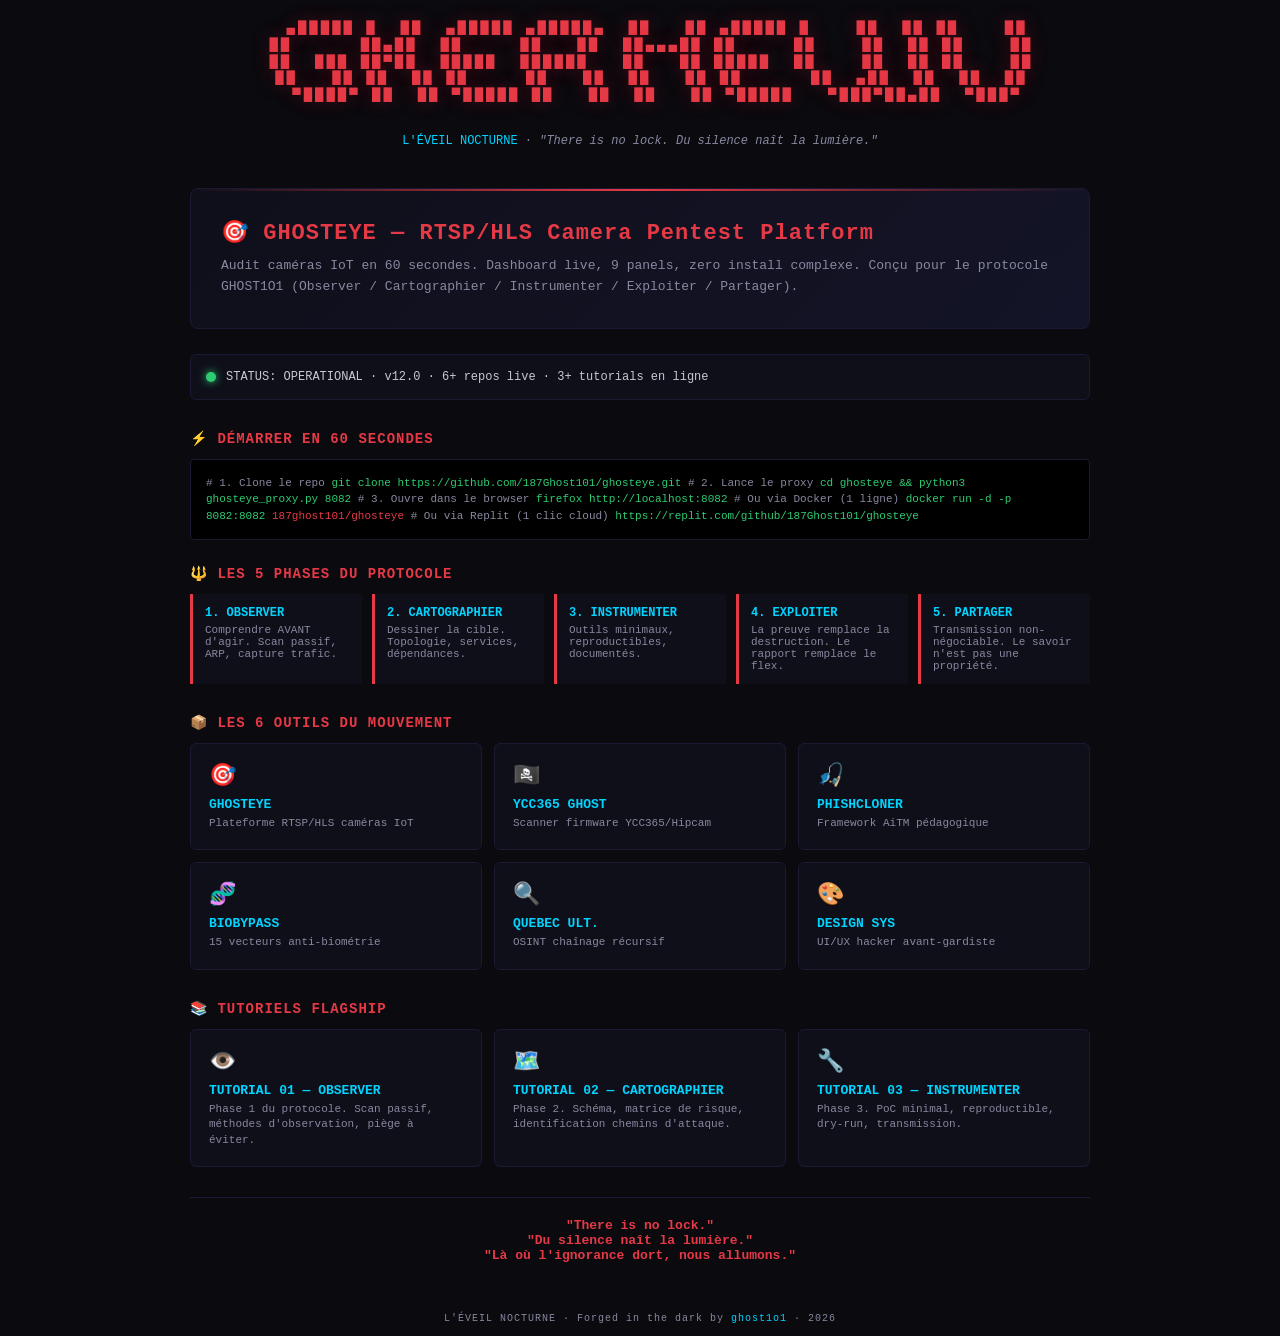
<file: index.html>
<!DOCTYPE html>
<html lang="en">
<head>
<meta charset="UTF-8">
<meta name="viewport" content="width=device-width, initial-scale=1.0">
<title>GHOSTEYE — L'ÉVEIL NOCTURNE · ghost1o1</title>
<style>
:root{--bg:#0a0a0f;--bg2:#0f0f1a;--bg3:#141428;--border:#1a1a35;--accent:#e63946;--green:#2ecc71;--cyan:#00d4ff;--text:#c8c8d0;--text2:#8888a0;--font:'JetBrains Mono','Fira Code','Consolas',monospace}
*{margin:0;padding:0;box-sizing:border-box}
body{background:var(--bg);color:var(--text);font-family:var(--font);min-height:100vh;display:flex;align-items:center;justify-content:center;padding:20px}
.frame{max-width:900px;width:100%}
.logo{text-align:center;color:var(--accent);font-size:14px;letter-spacing:3px;line-height:1.2;margin-bottom:30px;text-shadow:0 0 20px rgba(230,57,70,0.3);white-space:pre}
.tagline{text-align:center;font-style:italic;color:var(--text2);margin-bottom:40px;font-size:12px}
.tagline em{color:var(--cyan);font-style:normal}
.hero{background:linear-gradient(135deg,var(--bg2) 0%,var(--bg3) 100%);border:1px solid var(--border);border-radius:8px;padding:30px;margin-bottom:25px;position:relative;overflow:hidden}
.hero::before{content:"";position:absolute;top:0;left:0;right:0;height:2px;background:linear-gradient(90deg,transparent,var(--accent),transparent)}
.hero h1{font-size:22px;color:var(--accent);margin-bottom:10px;letter-spacing:1px}
.hero p{color:var(--text2);font-size:13px;line-height:1.6}
.actions{display:grid;grid-template-columns:repeat(auto-fit,minmax(220px,1fr));gap:12px;margin-bottom:30px}
.action{background:var(--bg2);border:1px solid var(--border);border-radius:6px;padding:18px;text-decoration:none;color:inherit;transition:all .2s;display:block}
.action:hover{border-color:var(--accent);transform:translateY(-2px);box-shadow:0 8px 20px rgba(230,57,70,0.15)}
.action .ico{font-size:22px;margin-bottom:8px}
.action .ttl{color:var(--cyan);font-size:13px;font-weight:bold;margin-bottom:4px}
.action .desc{color:var(--text2);font-size:11px;line-height:1.4}
.status{background:var(--bg2);border:1px solid var(--border);border-radius:6px;padding:15px;display:flex;align-items:center;gap:10px;margin-bottom:30px}
.status .dot{width:10px;height:10px;border-radius:50%;background:var(--green);box-shadow:0 0 8px var(--green);animation:pulse 1.5s infinite}
@keyframes pulse{0%,100%{opacity:1}50%{opacity:.4}}
.status .txt{font-size:12px;color:var(--text)}
.code{background:#000;border:1px solid var(--border);border-radius:4px;padding:15px;font-size:11px;color:var(--green);overflow-x:auto;margin-top:10px;line-height:1.5}
.code .comment{color:var(--text2)}
.code .accent{color:var(--accent)}
.features{display:grid;grid-template-columns:repeat(auto-fit,minmax(160px,1fr));gap:10px;margin-bottom:30px}
.feat{background:var(--bg2);border-left:3px solid var(--accent);padding:12px;font-size:11px}
.feat .ttl{color:var(--cyan);font-weight:bold;margin-bottom:4px;font-size:12px}
.feat .desc{color:var(--text2)}
.quote{text-align:center;padding:20px;font-style:italic;color:var(--text2);font-size:13px;border-top:1px solid var(--border);margin-top:20px}
.quote em{color:var(--accent);font-style:normal;font-weight:bold}
footer{text-align:center;margin-top:30px;color:var(--text2);font-size:10px;letter-spacing:1px}
footer a{color:var(--cyan);text-decoration:none}
footer a:hover{text-decoration:underline}
</style>
</head>
<body>
<div class="frame">

<pre class="logo">
   ▄█████ █  ██  ▄█████ ▄█████▄  ██   ██ ▄█████ █    ██  ██ ██    ██
  ██      ██▄██  ██     ██   ██  ██▄▄▄██ ██     ██    ██  ██ ██    ██
  ██  ███ ██▀██  █████  ██████   ██   ██ █████  ██    ██  ██ ██    ██
  ██   ██ ██  ██ ██     ██   ██  ██   ██ ██      ██  ▄██  ██  ██  ██
   ▀████▀ ██  ██ ▀█████ ██   ██  ██   ██ ▀█████   ▀███▀██▄██  ▀███▀
</pre>

<div class="tagline">
<em>L'ÉVEIL NOCTURNE</em> · "There is no lock. Du silence naît la lumière."
</div>

<div class="hero">
<h1>🎯 GHOSTEYE — RTSP/HLS Camera Pentest Platform</h1>
<p>Audit caméras IoT en 60 secondes. Dashboard live, 9 panels, zero install complexe. Conçu pour le protocole GHOST1O1 (Observer / Cartographier / Instrumenter / Exploiter / Partager).</p>
</div>

<div class="status">
<div class="dot"></div>
<div class="txt">STATUS: OPERATIONAL · v12.0 · 6+ repos live · 3+ tutorials en ligne</div>
</div>

<h2 style="color:var(--accent);font-size:14px;letter-spacing:1px;margin-bottom:12px">⚡ DÉMARRER EN 60 SECONDES</h2>

<div class="code"><span class="comment"># 1. Clone le repo</span>
git clone https://github.com/187Ghost101/ghosteye.git
<span class="comment"># 2. Lance le proxy</span>
cd ghosteye && python3 ghosteye_proxy.py 8082
<span class="comment"># 3. Ouvre dans le browser</span>
firefox http://localhost:8082

<span class="comment"># Ou via Docker (1 ligne)</span>
docker run -d -p 8082:8082 <span class="accent">187ghost101/ghosteye</span>

<span class="comment"># Ou via Replit (1 clic cloud)</span>
https://replit.com/github/187Ghost101/ghosteye</div>

<h2 style="color:var(--accent);font-size:14px;letter-spacing:1px;margin:25px 0 12px">🔱 LES 5 PHASES DU PROTOCOLE</h2>

<div class="features">
<div class="feat"><div class="ttl">1. OBSERVER</div><div class="desc">Comprendre AVANT d'agir. Scan passif, ARP, capture trafic.</div></div>
<div class="feat"><div class="ttl">2. CARTOGRAPHIER</div><div class="desc">Dessiner la cible. Topologie, services, dépendances.</div></div>
<div class="feat"><div class="ttl">3. INSTRUMENTER</div><div class="desc">Outils minimaux, reproductibles, documentés.</div></div>
<div class="feat"><div class="ttl">4. EXPLOITER</div><div class="desc">La preuve remplace la destruction. Le rapport remplace le flex.</div></div>
<div class="feat"><div class="ttl">5. PARTAGER</div><div class="desc">Transmission non-négociable. Le savoir n'est pas une propriété.</div></div>
</div>

<h2 style="color:var(--accent);font-size:14px;letter-spacing:1px;margin:25px 0 12px">📦 LES 6 OUTILS DU MOUVEMENT</h2>

<div class="actions">
<a class="action" href="https://github.com/187Ghost101/ghosteye"><div class="ico">🎯</div><div class="ttl">GHOSTEYE</div><div class="desc">Plateforme RTSP/HLS caméras IoT</div></a>
<a class="action" href="https://github.com/187Ghost101/ycc365-ghost"><div class="ico">🏴‍☠️</div><div class="ttl">YCC365 GHOST</div><div class="desc">Scanner firmware YCC365/Hipcam</div></a>
<a class="action" href="https://github.com/187Ghost101/phishcloner-ultimate"><div class="ico">🎣</div><div class="ttl">PHISHCLONER</div><div class="desc">Framework AiTM pédagogique</div></a>
<a class="action" href="https://github.com/187Ghost101/biobypass"><div class="ico">🧬</div><div class="ttl">BIOBYPASS</div><div class="desc">15 vecteurs anti-biométrie</div></a>
<a class="action" href="https://github.com/187Ghost101/quebec-ultimate"><div class="ico">🔍</div><div class="ttl">QUEBEC ULT.</div><div class="desc">OSINT chaînage récursif</div></a>
<a class="action" href="https://github.com/187Ghost101/ghost1o1-design"><div class="ico">🎨</div><div class="ttl">DESIGN SYS</div><div class="desc">UI/UX hacker avant-gardiste</div></a>
</div>

<h2 style="color:var(--accent);font-size:14px;letter-spacing:1px;margin:25px 0 12px">📚 TUTORIELS FLAGSHIP</h2>

<div class="actions">
<a class="action" href="https://github.com/187Ghost101/ghost1o1/blob/main/tutorials/TUTORIAL_01_OBSERVER.md"><div class="ico">👁️</div><div class="ttl">TUTORIAL 01 — OBSERVER</div><div class="desc">Phase 1 du protocole. Scan passif, méthodes d'observation, piège à éviter.</div></a>
<a class="action" href="https://github.com/187Ghost101/ghost1o1/blob/main/tutorials/TUTORIAL_02_CARTOGRAPHIER.md"><div class="ico">🗺️</div><div class="ttl">TUTORIAL 02 — CARTOGRAPHIER</div><div class="desc">Phase 2. Schéma, matrice de risque, identification chemins d'attaque.</div></a>
<a class="action" href="https://github.com/187Ghost101/ghost1o1/blob/main/tutorials/TUTORIAL_03_INSTRUMENTER.md"><div class="ico">🔧</div><div class="ttl">TUTORIAL 03 — INSTRUMENTER</div><div class="desc">Phase 3. PoC minimal, reproductible, dry-run, transmission.</div></a>
</div>

<div class="quote">
<em>"There is no lock."</em><br>
<em>"Du silence naît la lumière."</em><br>
<em>"Là où l'ignorance dort, nous allumons."</em>
</div>

<footer>
L'ÉVEIL NOCTURNE · Forged in the dark by <a href="https://github.com/187Ghost101">ghost1o1</a> · 2026
</footer>

</div>
</body>
</html>
</file>
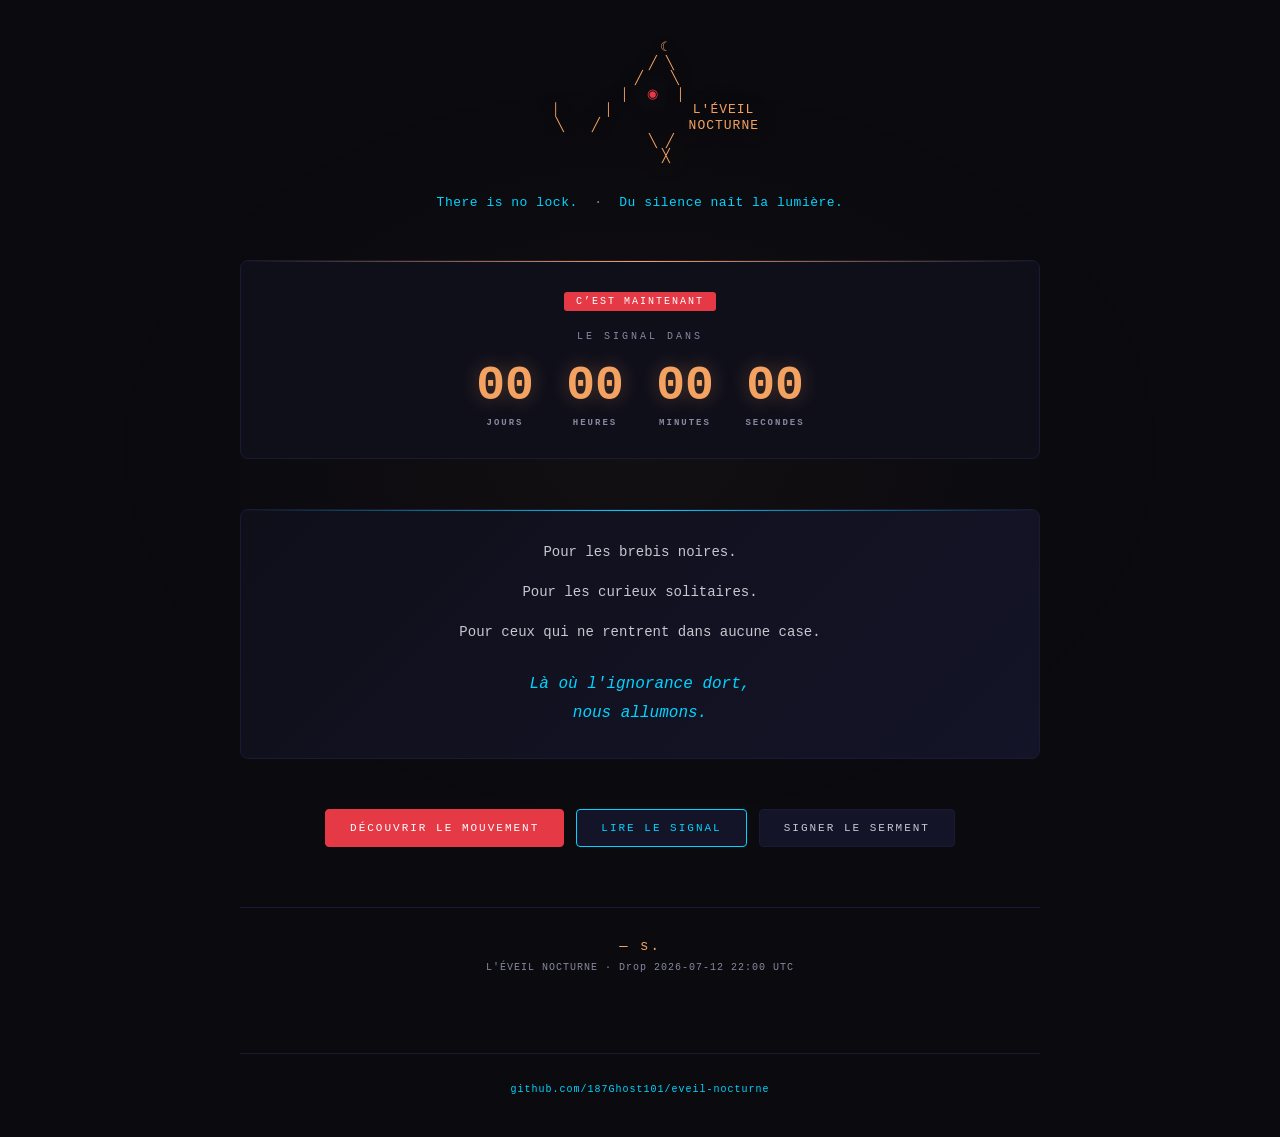
<file: landing_T7.html>
<!DOCTYPE html>
<html lang="fr">
<head>
<meta charset="UTF-8">
<meta name="viewport" content="width=device-width, initial-scale=1.0">
<meta name="description" content="L'ÉVEIL NOCTURNE — Un mouvement open-source. 6 outils, 1 méthodologie, 0 paywall. Drop officiel 2026-07-12 22:00 UTC.">
<meta property="og:title" content="L'ÉVEIL NOCTURNE — Le signal approche">
<meta property="og:description" content="Un mouvement. 6 outils open-source. 0 paywall. Le 12 juillet 2026 à 22:00 UTC.">
<title>L'ÉVEIL NOCTURNE — Le Signal approche</title>
<style>
:root{--bg:#0a0a0f;--bg2:#0f0f1a;--bg3:#141428;--border:#1a1a35;--accent:#e63946;--gold:#f4a261;--cyan:#00d4ff;--green:#2ecc71;--lunar:#e8e8f0;--text:#c8c8d0;--text2:#8888a0;--font:'JetBrains Mono','Fira Code','Consolas',monospace}
*{margin:0;padding:0;box-sizing:border-box}
html,body{background:var(--bg);color:var(--lunar);font-family:var(--font);min-height:100vh;overflow-x:hidden}
body{display:flex;flex-direction:column;align-items:center;justify-content:center;padding:40px 20px;position:relative}
body::before{content:"";position:fixed;top:0;left:0;right:0;bottom:0;background:radial-gradient(ellipse at center,rgba(244,162,97,0.04) 0%,transparent 60%);pointer-events:none;z-index:0}
.frame{max-width:800px;width:100%;position:relative;z-index:1;text-align:center}
.sigil{font-size:13px;line-height:1.2;color:var(--gold);text-shadow:0 0 30px rgba(244,162,97,0.4);margin-bottom:30px;opacity:0;animation:fadeIn 3s ease-in 0.5s forwards;white-space:pre;letter-spacing:1px}
.sigil .eye{color:var(--accent);animation:pulse 4s ease-in-out infinite}
.tagline{font-style:italic;color:var(--text2);font-size:13px;margin-bottom:50px;opacity:0;animation:fadeIn 2s ease-in 2s forwards;letter-spacing:0.5px}
.tagline em{color:var(--cyan);font-style:normal}
.countdown{background:var(--bg2);border:1px solid var(--border);border-radius:8px;padding:30px 20px;margin:30px 0;position:relative;overflow:hidden;opacity:0;animation:fadeIn 2s ease-in 2.5s forwards}
.countdown::before{content:"";position:absolute;top:0;left:0;right:0;height:1px;background:linear-gradient(90deg,transparent,var(--gold),transparent)}
.countdown-j{display:inline-block;background:var(--accent);color:#fff;padding:4px 12px;border-radius:3px;font-size:10px;letter-spacing:2px;margin-bottom:20px}
.countdown-label{font-size:10px;text-transform:uppercase;letter-spacing:3px;color:var(--text2);margin-bottom:20px}
.countdown-time{display:flex;justify-content:center;gap:20px;font-size:32px;font-weight:bold;color:var(--lunar);flex-wrap:wrap}
.countdown-unit{display:flex;flex-direction:column;align-items:center;min-width:70px}
.countdown-num{font-size:48px;color:var(--gold);text-shadow:0 0 20px rgba(244,162,97,0.3);font-variant-numeric:tabular-nums;line-height:1}
.countdown-suffix{font-size:9px;text-transform:uppercase;letter-spacing:2px;color:var(--text2);margin-top:8px}
.message{margin:50px 0;padding:30px;background:linear-gradient(135deg,var(--bg2) 0%,var(--bg3) 100%);border:1px solid var(--border);border-radius:8px;position:relative;opacity:0;animation:fadeIn 2s ease-in 3.5s forwards}
.message::before{content:"";position:absolute;top:0;left:0;right:0;height:1px;background:linear-gradient(90deg,transparent,var(--cyan),transparent)}
.message p{font-size:14px;line-height:1.8;color:var(--text);margin-bottom:15px}
.message p:last-child{margin-bottom:0}
.message .quote{font-style:italic;color:var(--cyan);text-align:center;margin-top:25px;font-size:16px}
.actions{margin-top:30px;display:flex;gap:12px;justify-content:center;flex-wrap:wrap;opacity:0;animation:fadeIn 2s ease-in 4s forwards}
.btn{display:inline-block;background:var(--bg3);border:1px solid var(--border);color:var(--text);padding:12px 24px;text-decoration:none;font-family:var(--font);font-size:11px;text-transform:uppercase;letter-spacing:2px;border-radius:4px;transition:all 0.2s;cursor:pointer}
.btn:hover{border-color:var(--accent);background:#1a1a3a}
.btn.accent{background:var(--accent);border-color:var(--accent);color:#fff}
.btn.accent:hover{background:#c0392b;transform:translateY(-1px)}
.btn.cyan{border-color:var(--cyan);color:var(--cyan)}
.btn.cyan:hover{background:rgba(0,212,255,0.1)}
.signature{margin-top:60px;padding-top:30px;border-top:1px solid var(--border);opacity:0;animation:fadeIn 2s ease-in 4.5s forwards}
.signature .name{font-size:14px;color:var(--gold);letter-spacing:2px;margin-bottom:8px}
.signature .meta{font-size:10px;color:var(--text2);letter-spacing:1px}
.footer{margin-top:80px;padding-top:30px;border-top:1px solid var(--border);font-size:10px;color:var(--text2);letter-spacing:1px;opacity:0;animation:fadeIn 2s ease-in 5.5s forwards}
.footer a{color:var(--cyan);text-decoration:none}
.footer a:hover{text-decoration:underline}
@keyframes fadeIn{from{opacity:0;transform:translateY(10px)}to{opacity:1;transform:translateY(0)}}
@keyframes pulse{0%,100%{opacity:1}50%{opacity:0.4}}
@media(max-width:600px){.sigil{font-size:10px}.countdown-time{gap:10px}.countdown-num{font-size:32px}.countdown-unit{min-width:50px}}
</style>
</head>
<body>
<div class="frame">

<pre class="sigil">
      ☾
     ╱ ╲
    ╱   ╲
   │  <span class="eye">◉</span>  │
   │     │         L'ÉVEIL
    ╲   ╱          NOCTURNE
     ╲ ╱
      ╳
</pre>

<div class="tagline">
<em>There is no lock.</em> &nbsp;·&nbsp; <em>Du silence naît la lumière.</em>
</div>

<div class="countdown">
  <div class="countdown-j" id="jLabel">T-7 JOURS</div>
  <div class="countdown-label">Le signal dans</div>
  <div class="countdown-time">
    <div class="countdown-unit">
      <span class="countdown-num" id="days">07</span>
      <span class="countdown-suffix">Jours</span>
    </div>
    <div class="countdown-unit">
      <span class="countdown-num" id="hours">00</span>
      <span class="countdown-suffix">Heures</span>
    </div>
    <div class="countdown-unit">
      <span class="countdown-num" id="minutes">00</span>
      <span class="countdown-suffix">Minutes</span>
    </div>
    <div class="countdown-unit">
      <span class="countdown-num" id="seconds">00</span>
      <span class="countdown-suffix">Secondes</span>
    </div>
  </div>
</div>

<div class="message">
  <p>Pour les brebis noires.</p>
  <p>Pour les curieux solitaires.</p>
  <p>Pour ceux qui ne rentrent dans aucune case.</p>
  <p class="quote">Là où l'ignorance dort,<br>nous allumons.</p>
</div>

<div class="actions">
  <a href="https://github.com/187Ghost101/eveil-nocturne" class="btn accent">Découvrir le mouvement</a>
  <a href="https://github.com/187Ghost101/ghost1o1/blob/main/SIGNAL.md" class="btn cyan">Lire le signal</a>
  <a href="https://github.com/187Ghost101/ghost1o1/discussions" class="btn">Signer le serment</a>
</div>

<div class="signature">
  <div class="name">— s.</div>
  <div class="meta">L'ÉVEIL NOCTURNE · Drop 2026-07-12 22:00 UTC</div>
</div>

<div class="footer">
  <a href="https://github.com/187Ghost101/eveil-nocturne">github.com/187Ghost101/eveil-nocturne</a>
</div>

</div>

<script>
// Date du drop officiel
const TARGET = new Date('2026-07-12T22:00:00Z').getTime();

function updateCountdown() {
  const now = Date.now();
  const diff = TARGET - now;

  if (diff <= 0) {
    document.getElementById('days').textContent = '00';
    document.getElementById('hours').textContent = '00';
    document.getElementById('minutes').textContent = '00';
    document.getElementById('seconds').textContent = '00';
    document.getElementById('jLabel').textContent = 'C\u2019EST MAINTENANT';
    return;
  }

  const d = Math.floor(diff / (1000*60*60*24));
  const h = Math.floor((diff % (1000*60*60*24)) / (1000*60*60));
  const m = Math.floor((diff % (1000*60*60)) / (1000*60));
  const s = Math.floor((diff % (1000*60)) / 1000);

  document.getElementById('days').textContent = String(d).padStart(2, '0');
  document.getElementById('hours').textContent = String(h).padStart(2, '0');
  document.getElementById('minutes').textContent = String(m).padStart(2, '0');
  document.getElementById('seconds').textContent = String(s).padStart(2, '0');

  // Label dynamique J-X
  const jLabel = document.getElementById('jLabel');
  if (d === 0) jLabel.textContent = 'AUJOURD\u2019HUI';
  else if (d === 1) jLabel.textContent = 'DEMAIN';
  else jLabel.textContent = 'J-' + d;
}

setInterval(updateCountdown, 1000);
updateCountdown();
</script>
</body>
</html>
</file>
